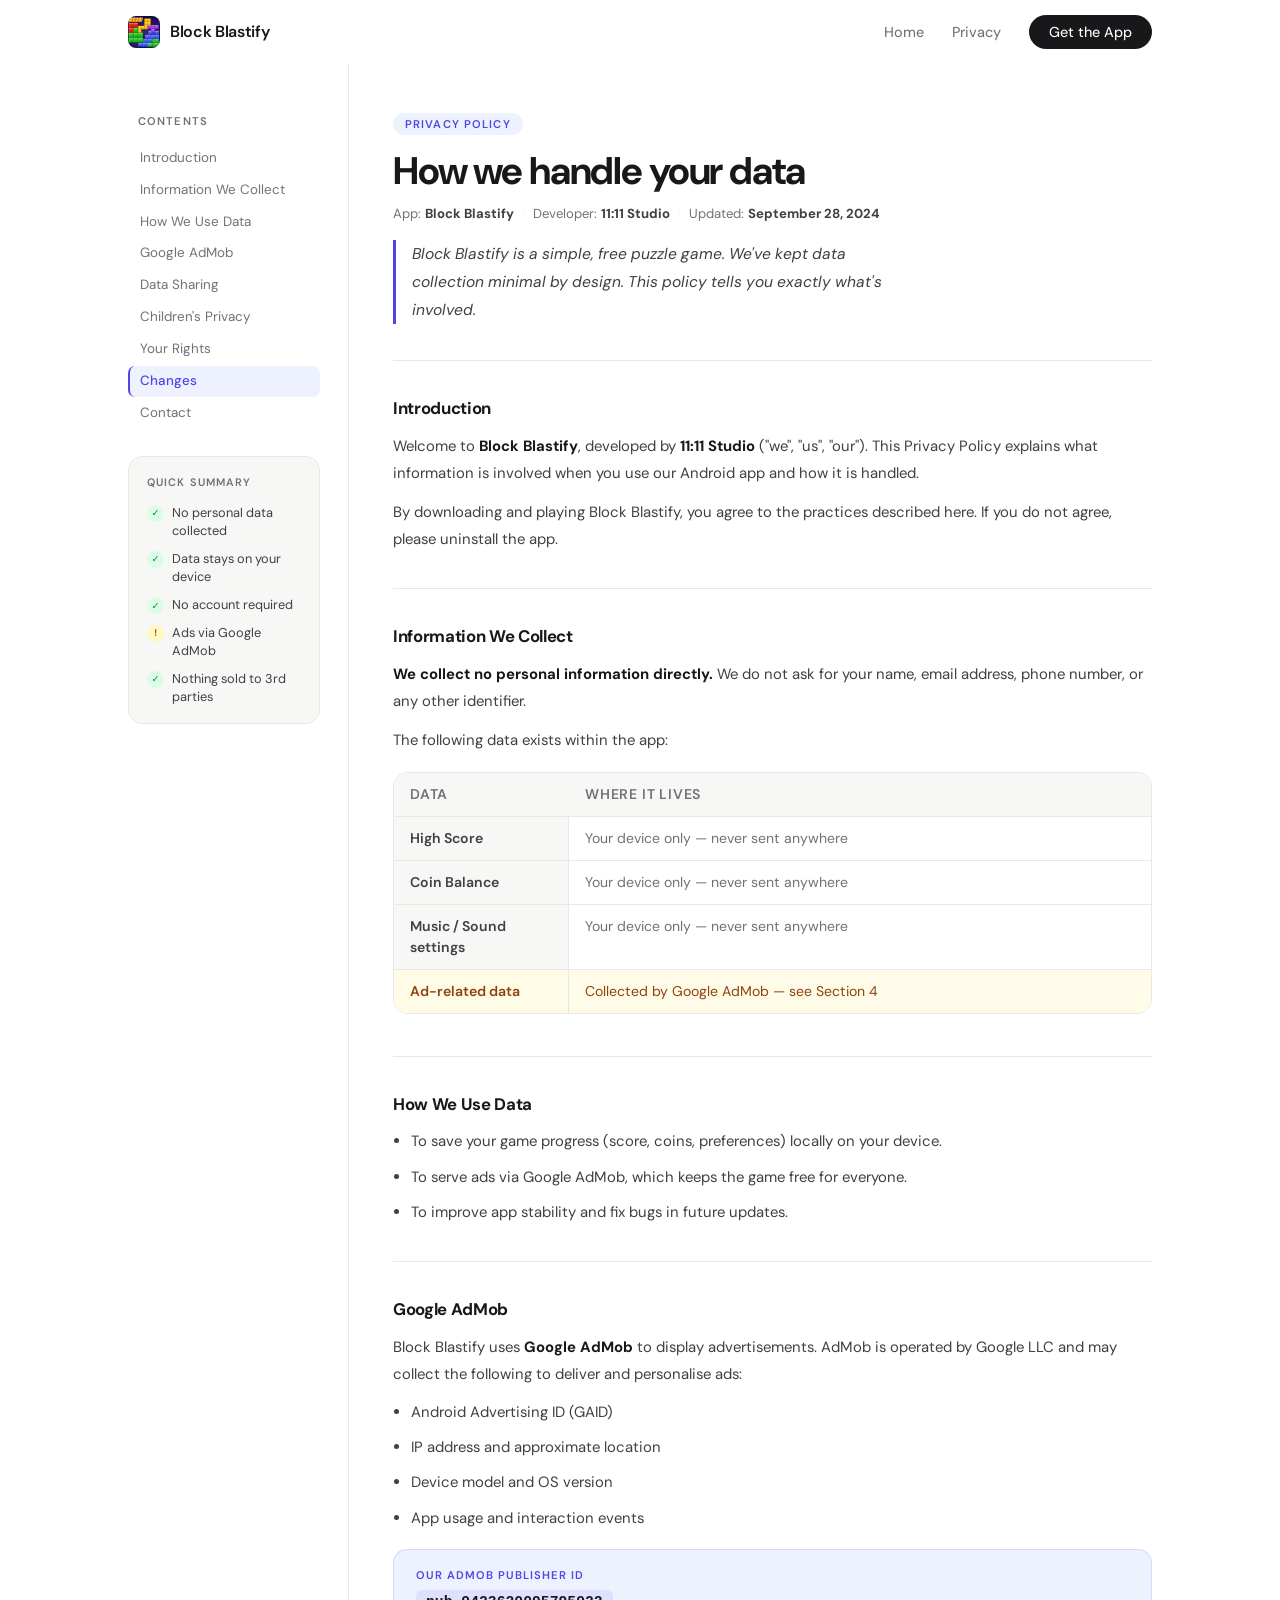
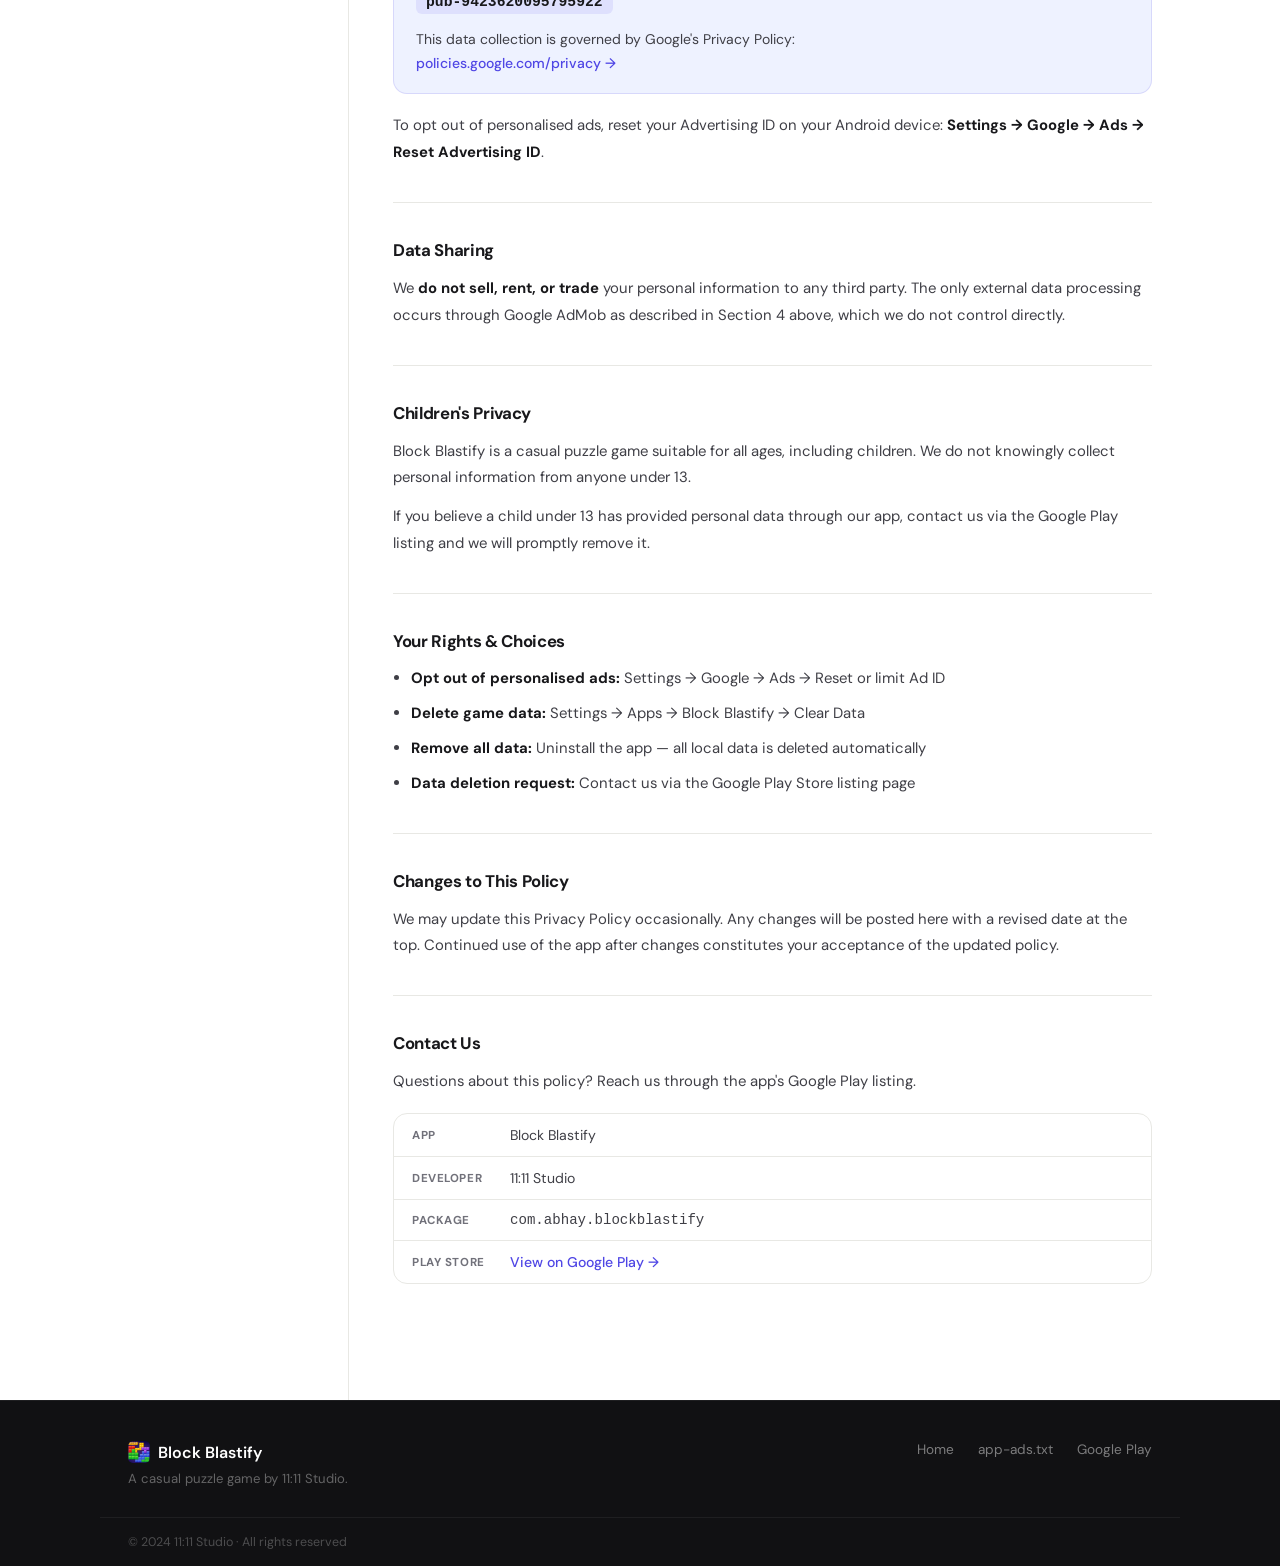
<file: docs/privacy-policy.html>
<!DOCTYPE html>
<html lang="en">

<head>
  <meta charset="UTF-8" />
  <meta name="viewport" content="width=device-width, initial-scale=1.0" />
  <title>Privacy Policy – Block Blastify</title>
  <meta name="description" content="Privacy Policy for Block Blastify by 11:11 Studio." />
  <link rel="preconnect" href="https://fonts.googleapis.com" />
  <link rel="preconnect" href="https://fonts.gstatic.com" crossorigin />
  <link
    href="https://fonts.googleapis.com/css2?family=DM+Sans:ital,opsz,wght@0,9..40,300;0,9..40,400;0,9..40,500;0,9..40,600;0,9..40,700;1,9..40,400&display=swap"
    rel="stylesheet" />
  <link rel="stylesheet" href="style.css" />
</head>

<body class="pp-page">

  <!-- NAVBAR -->
  <nav class="navbar" id="navbar">
    <div class="nav-inner">
      <a href="index.html" class="nav-brand">
        <img src="logo.png" alt="Block Blastify" class="brand-logo" />
        <span>Block Blastify</span>
      </a>
      <div class="nav-links">
        <a href="index.html">Home</a>
        <a href="privacy-policy.html">Privacy</a>
        <a href="https://play.google.com/store/apps/details?id=com.abhay.blockblastify" target="_blank" rel="noopener"
          class="btn-nav" id="nav-cta-btn">Get the App</a>
      </div>
    </div>
  </nav>

  <div class="pp-page-wrap">

    <!-- LEFT SIDEBAR -->
    <aside class="pp-sidebar">
      <div class="pp-sidebar-sticky">
        <p class="sidebar-heading">Contents</p>
        <nav class="toc">
          <a href="#s1" class="toc-link">Introduction</a>
          <a href="#s2" class="toc-link">Information We Collect</a>
          <a href="#s3" class="toc-link">How We Use Data</a>
          <a href="#s4" class="toc-link">Google AdMob</a>
          <a href="#s5" class="toc-link">Data Sharing</a>
          <a href="#s6" class="toc-link">Children's Privacy</a>
          <a href="#s7" class="toc-link">Your Rights</a>
          <a href="#s8" class="toc-link">Changes</a>
          <a href="#s9" class="toc-link">Contact</a>
        </nav>

        <div class="sidebar-card">
          <p class="sidebar-card-label">Quick Summary</p>
          <ul class="sidebar-checks">
            <li><span class="chk yes">✓</span> No personal data collected</li>
            <li><span class="chk yes">✓</span> Data stays on your device</li>
            <li><span class="chk yes">✓</span> No account required</li>
            <li><span class="chk warn">!</span> Ads via Google AdMob</li>
            <li><span class="chk yes">✓</span> Nothing sold to 3rd parties</li>
          </ul>
        </div>
      </div>
    </aside>

    <!-- MAIN CONTENT -->
    <main class="pp-content">

      <!-- Header -->
      <header class="pp-header">
        <div class="pp-header-tag">Privacy Policy</div>
        <h1>How we handle your data</h1>
        <div class="pp-meta-row">
          <span>App: <strong>Block Blastify</strong></span>
          <span class="meta-dot">·</span>
          <span>Developer: <strong>11:11 Studio</strong></span>
          <span class="meta-dot">·</span>
          <span>Updated: <strong>September 28, 2024</strong></span>
        </div>
        <p class="pp-lead">
          Block Blastify is a simple, free puzzle game. We've kept data collection
          minimal by design. This policy tells you exactly what's involved.
        </p>
      </header>

      <div class="pp-divider"></div>

      <!-- Sections -->
      <section class="pp-section" id="s1">
        <h2>Introduction</h2>
        <p>
          Welcome to <strong>Block Blastify</strong>, developed by <strong>11:11 Studio</strong>
          ("we", "us", "our"). This Privacy Policy explains what information is involved when
          you use our Android app and how it is handled.
        </p>
        <p>
          By downloading and playing Block Blastify, you agree to the practices described here.
          If you do not agree, please uninstall the app.
        </p>
      </section>

      <section class="pp-section" id="s2">
        <h2>Information We Collect</h2>
        <p>
          <strong>We collect no personal information directly.</strong> We do not ask for your
          name, email address, phone number, or any other identifier.
        </p>
        <p>The following data exists within the app:</p>

        <div class="pp-table">
          <div class="pp-table-row pp-table-head">
            <div>Data</div>
            <div>Where it lives</div>
          </div>
          <div class="pp-table-row">
            <div>High Score</div>
            <div>Your device only — never sent anywhere</div>
          </div>
          <div class="pp-table-row">
            <div>Coin Balance</div>
            <div>Your device only — never sent anywhere</div>
          </div>
          <div class="pp-table-row">
            <div>Music / Sound settings</div>
            <div>Your device only — never sent anywhere</div>
          </div>
          <div class="pp-table-row pp-table-warn">
            <div>Ad-related data</div>
            <div>Collected by Google AdMob — see Section 4</div>
          </div>
        </div>
      </section>

      <section class="pp-section" id="s3">
        <h2>How We Use Data</h2>
        <ul>
          <li>To save your game progress (score, coins, preferences) locally on your device.</li>
          <li>To serve ads via Google AdMob, which keeps the game free for everyone.</li>
          <li>To improve app stability and fix bugs in future updates.</li>
        </ul>
      </section>

      <section class="pp-section" id="s4">
        <h2>Google AdMob</h2>
        <p>
          Block Blastify uses <strong>Google AdMob</strong> to display advertisements.
          AdMob is operated by Google LLC and may collect the following to deliver and
          personalise ads:
        </p>
        <ul>
          <li>Android Advertising ID (GAID)</li>
          <li>IP address and approximate location</li>
          <li>Device model and OS version</li>
          <li>App usage and interaction events</li>
        </ul>

        <div class="pp-callout">
          <div class="callout-label">Our AdMob Publisher ID</div>
          <code class="callout-code">pub-9423620095795922</code>
          <p>
            This data collection is governed by Google's Privacy Policy:<br />
            <a href="https://policies.google.com/privacy" target="_blank" rel="noopener">
              policies.google.com/privacy →
            </a>
          </p>
        </div>

        <p>
          To opt out of personalised ads, reset your Advertising ID on your Android device:
          <strong>Settings → Google → Ads → Reset Advertising ID</strong>.
        </p>
      </section>

      <section class="pp-section" id="s5">
        <h2>Data Sharing</h2>
        <p>
          We <strong>do not sell, rent, or trade</strong> your personal information to any
          third party. The only external data processing occurs through Google AdMob as
          described in Section 4 above, which we do not control directly.
        </p>
      </section>

      <section class="pp-section" id="s6">
        <h2>Children's Privacy</h2>
        <p>
          Block Blastify is a casual puzzle game suitable for all ages, including children.
          We do not knowingly collect personal information from anyone under 13.
        </p>
        <p>
          If you believe a child under 13 has provided personal data through our app,
          contact us via the Google Play listing and we will promptly remove it.
        </p>
      </section>

      <section class="pp-section" id="s7">
        <h2>Your Rights &amp; Choices</h2>
        <ul>
          <li>
            <strong>Opt out of personalised ads:</strong>
            Settings → Google → Ads → Reset or limit Ad ID
          </li>
          <li>
            <strong>Delete game data:</strong>
            Settings → Apps → Block Blastify → Clear Data
          </li>
          <li>
            <strong>Remove all data:</strong>
            Uninstall the app — all local data is deleted automatically
          </li>
          <li>
            <strong>Data deletion request:</strong>
            Contact us via the Google Play Store listing page
          </li>
        </ul>
      </section>

      <section class="pp-section" id="s8">
        <h2>Changes to This Policy</h2>
        <p>
          We may update this Privacy Policy occasionally. Any changes will be posted here
          with a revised date at the top. Continued use of the app after changes
          constitutes your acceptance of the updated policy.
        </p>
      </section>

      <section class="pp-section" id="s9">
        <h2>Contact Us</h2>
        <p>
          Questions about this policy? Reach us through the app's Google Play listing.
        </p>
        <div class="pp-contact">
          <div class="contact-item">
            <span class="contact-key">App</span>
            <span class="contact-val">Block Blastify</span>
          </div>
          <div class="contact-item">
            <span class="contact-key">Developer</span>
            <span class="contact-val">11:11 Studio</span>
          </div>
          <div class="contact-item">
            <span class="contact-key">Package</span>
            <code class="contact-val">com.abhay.blockblastify</code>
          </div>
          <div class="contact-item">
            <span class="contact-key">Play Store</span>
            <a href="https://play.google.com/store/apps/details?id=com.abhay.blockblastify" target="_blank"
              rel="noopener" class="contact-val contact-link">
              View on Google Play →
            </a>
          </div>
        </div>
      </section>

    </main>
  </div>

  <!-- FOOTER -->
  <footer class="footer">
    <div class="foot-inner">
      <div class="foot-left">
        <div class="foot-brand">
          <img src="logo.png" alt="" class="foot-logo" />
          Block Blastify
        </div>
        <p class="foot-byline">A casual puzzle game by 11:11 Studio.</p>
      </div>
      <div class="foot-right">
        <a href="index.html">Home</a>
        <a href="app-ads.txt">app-ads.txt</a>
        <a href="https://play.google.com/store/apps/details?id=com.abhay.blockblastify" target="_blank"
          rel="noopener">Google Play</a>
      </div>
    </div>
    <div class="foot-bottom">
      <span>© 2024 11:11 Studio · All rights reserved</span>
    </div>
  </footer>

  <script>
    const nav = document.getElementById('navbar');
    window.addEventListener('scroll', () => {
      nav.classList.toggle('scrolled', window.scrollY > 10);
    });

    // Highlight active TOC link
    const sections = document.querySelectorAll('.pp-section');
    const tocLinks = document.querySelectorAll('.toc-link');
    const observer = new IntersectionObserver((entries) => {
      entries.forEach(e => {
        if (e.isIntersecting) {
          tocLinks.forEach(l => l.classList.remove('active'));
          const active = document.querySelector(`.toc-link[href="#${e.target.id}"]`);
          if (active) active.classList.add('active');
        }
      });
    }, { rootMargin: '-20% 0px -70% 0px' });
    sections.forEach(s => observer.observe(s));
  </script>
</body>

</html>
</file>
<file: docs/style.css>
/* ============================================
   Block Blastify – Play Store-Friendly Site
   11:11 Studio · 2024
   ============================================ */

*, *::before, *::after { box-sizing: border-box; margin: 0; padding: 0; }

:root {
  --bg:        #ffffff;
  --surface:   #f7f7f5;
  --border:    #e8e8e4;
  --ink:       #18181b;
  --ink2:      #3f3f46;
  --muted:     #71717a;
  --accent:    #4f46e5;
  --accent-lt: #eef2ff;
  --green:     #16a34a;
  --green-lt:  #f0fdf4;
  --yellow-lt: #fefce8;
  --yellow:    #ca8a04;
  --radius-sm: 8px;
  --radius:    14px;
  --radius-lg: 20px;
  --font: 'DM Sans', system-ui, -apple-system, sans-serif;
  --shadow-sm: 0 1px 3px rgba(0,0,0,0.07), 0 1px 2px rgba(0,0,0,0.05);
  --shadow:    0 4px 16px rgba(0,0,0,0.08), 0 1px 4px rgba(0,0,0,0.04);
  --shadow-lg: 0 20px 60px rgba(0,0,0,0.12), 0 4px 16px rgba(0,0,0,0.06);
}

html { scroll-behavior: smooth; }

body {
  font-family: var(--font);
  background: var(--bg);
  color: var(--ink);
  -webkit-font-smoothing: antialiased;
  overflow-x: hidden;
}

a { text-decoration: none; color: inherit; }
p { line-height: 1.7; }

/* ── NAVBAR ── */
.navbar {
  position: fixed;
  top: 0; left: 0; right: 0;
  z-index: 200;
  height: 64px;
  background: rgba(255,255,255,0.9);
  backdrop-filter: blur(16px);
  -webkit-backdrop-filter: blur(16px);
  border-bottom: 1px solid transparent;
  transition: border-color 0.2s, box-shadow 0.2s;
}
.navbar.scrolled {
  border-color: var(--border);
  box-shadow: var(--shadow-sm);
}
.nav-inner {
  max-width: 1080px;
  margin: 0 auto;
  padding: 0 28px;
  height: 100%;
  display: flex;
  align-items: center;
  justify-content: space-between;
}
.nav-brand {
  display: flex;
  align-items: center;
  gap: 10px;
  font-size: 1rem;
  font-weight: 600;
  letter-spacing: -0.02em;
  color: var(--ink);
}
.brand-logo {
  width: 32px;
  height: 32px;
  border-radius: 8px;
  object-fit: cover;
  display: block;
}
.nav-links {
  display: flex;
  align-items: center;
  gap: 28px;
  font-size: 0.9rem;
}
.nav-links > a { color: var(--muted); font-weight: 450; transition: color 0.15s; }
.nav-links > a:hover { color: var(--ink); }
.btn-nav {
  background: var(--ink);
  color: #fff !important;
  padding: 8px 20px;
  border-radius: 100px;
  font-weight: 500;
  transition: opacity 0.15s, transform 0.15s;
}
.btn-nav:hover { opacity: 0.85; transform: translateY(-1px); }

/* ── HERO ── */
.hero {
  padding-top: 64px;
  min-height: 100svh;
  display: flex;
  align-items: center;
}
.hero-inner {
  max-width: 1080px;
  margin: 0 auto;
  padding: 64px 28px;
  display: flex;
  align-items: center;
  justify-content: space-between;
  gap: 72px;
}
.hero-left { flex: 1; max-width: 500px; }

/* app badge */
.app-badge-row {
  display: flex;
  align-items: center;
  gap: 14px;
  margin-bottom: 28px;
}
.app-icon-lg {
  width: 60px; height: 60px;
  border-radius: 16px;
  overflow: hidden;
  box-shadow: var(--shadow-sm);
  flex-shrink: 0;
}
.app-icon-lg img {
  width: 100%;
  height: 100%;
  object-fit: cover;
  display: block;
}
.app-meta { display: flex; flex-direction: column; gap: 2px; }
.app-meta-name { font-size: 1.1rem; font-weight: 700; letter-spacing: -0.02em; }
.app-meta-dev  { font-size: 0.82rem; color: var(--muted); }

h1 {
  font-size: clamp(2.4rem, 5vw, 3.6rem);
  font-weight: 700;
  letter-spacing: -0.04em;
  line-height: 1.1;
  margin-bottom: 20px;
  color: var(--ink);
}
h1 em { font-style: italic; font-weight: 400; color: var(--accent); }

.hero-desc {
  font-size: 1.05rem;
  color: var(--ink2);
  line-height: 1.7;
  margin-bottom: 32px;
  max-width: 400px;
}

/* stats row */
.hero-stats {
  display: flex;
  align-items: center;
  gap: 20px;
  margin-bottom: 36px;
  padding: 18px 24px;
  background: var(--surface);
  border: 1px solid var(--border);
  border-radius: var(--radius);
  width: fit-content;
}
.stat { text-align: center; }
.stat-val { display: block; font-size: 1.1rem; font-weight: 700; letter-spacing: -0.02em; color: var(--ink); }
.stat-lbl { display: block; font-size: 0.72rem; color: var(--muted); margin-top: 2px; text-transform: uppercase; letter-spacing: 0.04em; }
.stat-divider { width: 1px; height: 32px; background: var(--border); }

/* play badge */
.btn-gplay img {
  display: block;
  height: 54px;
  width: auto;
  border-radius: 8px;
  transition: transform 0.15s, box-shadow 0.15s;
}
.btn-gplay:hover img {
  transform: translateY(-2px);
  box-shadow: var(--shadow);
}

/* ── PHONE MOCKUP ── */
.hero-right { flex-shrink: 0; position: relative; }

.phone-outer {
  position: relative;
  display: inline-block;
}
.phone-glow {
  position: absolute;
  inset: -30px;
  background: radial-gradient(ellipse at center, rgba(79,70,229,0.15) 0%, transparent 70%);
  pointer-events: none;
  z-index: 0;
}
.phone-device {
  position: relative;
  z-index: 1;
  width: 240px;
  background: #1c1c1e;
  border-radius: 44px;
  padding: 14px 10px 18px;
  box-shadow:
    0 0 0 1px rgba(255,255,255,0.08),
    var(--shadow-lg);
  animation: bob 5s ease-in-out infinite;
}
@keyframes bob {
  0%,100% { transform: translateY(0px) rotate(-0.5deg); }
  50%      { transform: translateY(-10px) rotate(0.5deg); }
}
.phone-bar {
  width: 72px; height: 5px;
  background: #3a3a3c;
  border-radius: 3px;
  margin: 0 auto 10px;
}
.phone-screen {
  background: #0d0d0f;
  border-radius: 30px;
  overflow: hidden;
  padding: 10px 8px 12px;
}
.status-bar {
  display: flex;
  justify-content: space-between;
  font-size: 0.6rem;
  color: rgba(255,255,255,0.4);
  padding: 0 4px;
  margin-bottom: 8px;
  font-weight: 500;
}
.game-header {
  display: flex;
  align-items: center;
  justify-content: space-between;
  margin-bottom: 10px;
  padding: 0 4px;
}
.gh-item { text-align: center; }
.gh-label { display: block; font-size: 0.5rem; color: rgba(255,255,255,0.4); text-transform: uppercase; letter-spacing: 0.06em; }
.gh-val   { display: block; font-size: 0.8rem; font-weight: 700; color: #fff; margin-top: 1px; }
.gh-title img { width: 28px; height: 28px; border-radius: 6px; object-fit: cover; }

.grid-wrap { padding: 0 2px; }
.grid-board { display: flex; flex-direction: column; gap: 2.5px; }
.gr { display: flex; gap: 2.5px; }
.gc {
  width: 25px; height: 25px;
  border-radius: 4px;
  flex-shrink: 0;
}
.gc.e { background: rgba(255,255,255,0.06); }
.gc.p { background: #818cf8; box-shadow: 0 0 6px rgba(129,140,248,0.4); }
.gc.c { background: #38bdf8; box-shadow: 0 0 6px rgba(56,189,248,0.4); }
.gc.y { background: #fbbf24; box-shadow: 0 0 6px rgba(251,191,36,0.4); }

.coin-bar {
  display: flex;
  align-items: center;
  justify-content: center;
  gap: 6px;
  margin-top: 10px;
  padding: 6px 12px;
  background: rgba(255,255,255,0.06);
  border-radius: 100px;
  width: fit-content;
  margin-left: auto;
  margin-right: auto;
}
.coin-icon { font-size: 0.85rem; }
.coin-val  { font-size: 0.78rem; font-weight: 600; color: #fbbf24; }

/* ── SECTION SHARED ── */
.section-inner {
  max-width: 1080px;
  margin: 0 auto;
  padding: 0 28px;
}
.section-tag {
  display: inline-block;
  font-size: 0.75rem;
  font-weight: 600;
  letter-spacing: 0.1em;
  text-transform: uppercase;
  color: var(--accent);
  background: var(--accent-lt);
  padding: 4px 12px;
  border-radius: 100px;
  margin-bottom: 20px;
}
.section-h {
  font-size: clamp(1.8rem, 4vw, 2.6rem);
  font-weight: 700;
  letter-spacing: -0.03em;
  line-height: 1.2;
  margin-bottom: 52px;
  color: var(--ink);
}

/* ── FEATURES ── */
.features {
  padding: 100px 0;
  border-top: 1px solid var(--border);
  background: var(--surface);
}
.feats {
  display: grid;
  grid-template-columns: repeat(3, 1fr);
  gap: 20px;
}
.feat-card {
  background: var(--bg);
  border: 1px solid var(--border);
  border-radius: var(--radius);
  padding: 28px 26px;
  transition: transform 0.2s, box-shadow 0.2s, border-color 0.2s;
}
.feat-card:hover {
  transform: translateY(-3px);
  box-shadow: var(--shadow);
  border-color: rgba(79,70,229,0.25);
}
.feat-ico {
  font-size: 1.8rem;
  margin-bottom: 14px;
  display: block;
}
.feat-card h3 {
  font-size: 1rem;
  font-weight: 600;
  letter-spacing: -0.02em;
  margin-bottom: 8px;
  color: var(--ink);
}
.feat-card p {
  font-size: 0.875rem;
  color: var(--muted);
  line-height: 1.65;
}

/* ── HOW TO PLAY ── */
.howto {
  padding: 100px 0;
  border-top: 1px solid var(--border);
}
.howto-inner {
  display: flex;
  align-items: flex-start;
  gap: 80px;
}
.howto-text { flex: 1; }
.howto-visual { flex-shrink: 0; width: 300px; display: flex; flex-direction: column; gap: 16px; }

.steps {
  list-style: none;
  display: flex;
  flex-direction: column;
  gap: 24px;
}
.steps li {
  display: flex;
  align-items: flex-start;
  gap: 16px;
}
.step-n {
  flex-shrink: 0;
  width: 32px; height: 32px;
  background: var(--accent);
  color: #fff;
  border-radius: 50%;
  display: flex; align-items: center; justify-content: center;
  font-size: 0.8rem;
  font-weight: 700;
  margin-top: 2px;
}
.steps li strong {
  display: block;
  font-size: 0.95rem;
  font-weight: 600;
  margin-bottom: 4px;
  color: var(--ink);
}
.steps li p {
  font-size: 0.875rem;
  color: var(--muted);
  line-height: 1.6;
}

.tip-card {
  background: var(--accent-lt);
  border: 1px solid rgba(79,70,229,0.15);
  border-radius: var(--radius);
  padding: 20px 22px;
}
.tip-ico {
  display: block;
  font-size: 1.4rem;
  margin-bottom: 10px;
}
.tip-card strong {
  display: block;
  font-size: 0.9rem;
  font-weight: 600;
  color: var(--ink);
  margin-bottom: 6px;
}
.tip-card p {
  font-size: 0.83rem;
  color: var(--ink2);
  line-height: 1.6;
}

/* ── CTA ── */
.cta-section {
  padding: 100px 28px;
  border-top: 1px solid var(--border);
  background: var(--ink);
}
.cta-inner {
  max-width: 520px;
  margin: 0 auto;
  text-align: center;
}
.cta-inner h2 {
  font-size: clamp(2rem, 4vw, 2.8rem);
  font-weight: 700;
  letter-spacing: -0.04em;
  color: #fff;
  margin-bottom: 14px;
}
.cta-inner > p {
  font-size: 1rem;
  color: rgba(255,255,255,0.55);
  margin-bottom: 32px;
}
.cta-note {
  margin-top: 16px !important;
  font-size: 0.75rem !important;
  color: rgba(255,255,255,0.25) !important;
  font-family: monospace;
}

/* ── FOOTER ── */
.footer {
  background: #111113;
  border-top: 1px solid rgba(255,255,255,0.06);
}
.foot-inner {
  max-width: 1080px;
  margin: 0 auto;
  padding: 40px 28px 28px;
  display: flex;
  justify-content: space-between;
  align-items: flex-start;
  gap: 32px;
}
.foot-brand {
  font-size: 1rem;
  font-weight: 600;
  color: #fff;
  margin-bottom: 6px;
  display: flex;
  align-items: center;
  gap: 8px;
}
.foot-logo {
  width: 22px;
  height: 22px;
  border-radius: 5px;
  object-fit: cover;
}
.foot-byline {
  font-size: 0.82rem;
  color: rgba(255,255,255,0.35);
  line-height: 1.5;
}
.foot-right {
  display: flex;
  align-items: center;
  gap: 24px;
  font-size: 0.85rem;
}
.foot-right a { color: rgba(255,255,255,0.45); transition: color 0.15s; }
.foot-right a:hover { color: rgba(255,255,255,0.85); }
.foot-bottom {
  max-width: 1080px;
  margin: 0 auto;
  padding: 16px 28px;
  border-top: 1px solid rgba(255,255,255,0.06);
  font-size: 0.78rem;
  color: rgba(255,255,255,0.25);
}

/* ============================================
   PRIVACY POLICY – CLEAN LAYOUT
   ============================================ */

/* Two-column: sidebar + main */
.pp-page-wrap {
  display: flex;
  align-items: flex-start;
  max-width: 1080px;
  margin: 0 auto;
  padding: 0 28px;
  padding-top: 64px;
}

/* ── SIDEBAR ── */
.pp-sidebar {
  width: 220px;
  flex-shrink: 0;
  padding: 48px 28px 48px 0;
}
.pp-sidebar-sticky {
  position: sticky;
  top: 88px;
}
.sidebar-heading {
  font-size: 0.7rem;
  font-weight: 600;
  letter-spacing: 0.1em;
  text-transform: uppercase;
  color: var(--muted);
  margin-bottom: 12px;
  padding-left: 10px;
}
.toc {
  display: flex;
  flex-direction: column;
  gap: 1px;
  margin-bottom: 28px;
}
.toc-link {
  display: block;
  font-size: 0.84rem;
  color: var(--muted);
  padding: 6px 10px;
  border-radius: 7px;
  border-left: 2px solid transparent;
  transition: color 0.15s, background 0.15s, border-color 0.15s;
  line-height: 1.4;
}
.toc-link:hover { color: var(--ink); background: var(--surface); }
.toc-link.active {
  color: var(--accent);
  border-color: var(--accent);
  background: var(--accent-lt);
  font-weight: 500;
}

/* Sidebar quick summary */
.sidebar-card {
  background: var(--surface);
  border: 1px solid var(--border);
  border-radius: var(--radius);
  padding: 16px 18px;
}
.sidebar-card-label {
  font-size: 0.68rem;
  font-weight: 600;
  letter-spacing: 0.1em;
  text-transform: uppercase;
  color: var(--muted);
  margin-bottom: 12px;
}
.sidebar-checks {
  list-style: none;
  display: flex;
  flex-direction: column;
  gap: 9px;
}
.sidebar-checks li {
  display: flex;
  align-items: flex-start;
  gap: 8px;
  font-size: 0.8rem;
  color: var(--ink2);
  line-height: 1.45;
}
.chk {
  flex-shrink: 0;
  width: 17px; height: 17px;
  border-radius: 50%;
  display: flex; align-items: center; justify-content: center;
  font-size: 0.6rem;
  font-weight: 800;
  margin-top: 1px;
}
.chk.yes  { background: #dcfce7; color: #15803d; }
.chk.warn { background: #fef9c3; color: #b45309; }

/* ── MAIN CONTENT ── */
.pp-content {
  flex: 1;
  min-width: 0;
  border-left: 1px solid var(--border);
  padding: 48px 0 80px 44px;
}

/* Header */
.pp-header { margin-bottom: 36px; }

.pp-header-tag {
  display: inline-block;
  font-size: 0.7rem;
  font-weight: 600;
  letter-spacing: 0.1em;
  text-transform: uppercase;
  color: var(--accent);
  background: var(--accent-lt);
  padding: 4px 12px;
  border-radius: 100px;
  margin-bottom: 14px;
}
.pp-header h1 {
  font-size: clamp(1.7rem, 3.5vw, 2.4rem);
  font-weight: 700;
  letter-spacing: -0.03em;
  line-height: 1.15;
  margin-bottom: 12px;
  color: var(--ink);
}
.pp-meta-row {
  display: flex;
  flex-wrap: wrap;
  align-items: center;
  gap: 8px;
  font-size: 0.82rem;
  color: var(--muted);
  margin-bottom: 18px;
}
.meta-dot { color: var(--border); }
.pp-meta-row strong { color: var(--ink2); }
.pp-lead {
  font-size: 0.975rem;
  color: var(--ink2);
  line-height: 1.8;
  border-left: 3px solid var(--accent);
  padding-left: 16px;
  font-style: italic;
  max-width: 520px;
}
.pp-divider {
  height: 1px;
  background: var(--border);
  margin-bottom: 0;
}

/* Individual section */
.pp-section {
  padding: 36px 0;
  border-bottom: 1px solid var(--border);
  scroll-margin-top: 88px;
}
.pp-section:last-child { border-bottom: none; }

.pp-section h2 {
  font-size: 1.05rem;
  font-weight: 700;
  letter-spacing: -0.02em;
  color: var(--ink);
  margin-bottom: 14px;
}
.pp-section p {
  font-size: 0.93rem;
  color: var(--ink2);
  line-height: 1.8;
  margin-bottom: 12px;
}
.pp-section p:last-child { margin-bottom: 0; }
.pp-section p strong { color: var(--ink); }
.pp-section ul {
  margin-top: 8px;
  padding-left: 18px;
  display: flex;
  flex-direction: column;
  gap: 10px;
}
.pp-section li {
  font-size: 0.93rem;
  color: var(--ink2);
  line-height: 1.7;
}
.pp-section li strong { color: var(--ink); }

/* Data table */
.pp-table {
  width: 100%;
  margin: 18px 0 6px;
  border: 1px solid var(--border);
  border-radius: var(--radius);
  overflow: hidden;
}
.pp-table-row {
  display: grid;
  grid-template-columns: 175px 1fr;
  border-bottom: 1px solid var(--border);
}
.pp-table-row:last-child { border-bottom: none; }
.pp-table-head {
  background: var(--surface);
  font-size: 0.72rem;
  font-weight: 600;
  letter-spacing: 0.07em;
  text-transform: uppercase;
  color: var(--muted);
}
.pp-table-row > div {
  padding: 11px 16px;
  font-size: 0.88rem;
  line-height: 1.5;
}
.pp-table-row:not(.pp-table-head) > div:first-child {
  font-weight: 600;
  color: var(--ink2);
  background: var(--surface);
  border-right: 1px solid var(--border);
}
.pp-table-row:not(.pp-table-head) > div:last-child { color: var(--muted); }
.pp-table-warn { background: #fefce8; }
.pp-table-warn > div:first-child {
  background: rgba(254,252,232,0.8) !important;
  color: #92400e !important;
}
.pp-table-warn > div:last-child { color: #92400e !important; }

/* AdMob callout */
.pp-callout {
  margin: 18px 0;
  padding: 18px 22px;
  background: var(--accent-lt);
  border: 1px solid rgba(79,70,229,0.15);
  border-radius: var(--radius);
}
.callout-label {
  font-size: 0.7rem;
  font-weight: 600;
  letter-spacing: 0.09em;
  text-transform: uppercase;
  color: var(--accent);
  margin-bottom: 8px;
}
.callout-code {
  display: inline-block;
  font-family: 'Courier New', monospace;
  font-size: 0.92rem;
  font-weight: 700;
  color: var(--ink);
  background: rgba(79,70,229,0.1);
  padding: 4px 10px;
  border-radius: 6px;
  margin-bottom: 14px;
}
.pp-callout p {
  font-size: 0.875rem !important;
  color: var(--ink2) !important;
  margin-bottom: 0 !important;
  line-height: 1.7 !important;
}
.pp-callout a { color: var(--accent); font-weight: 500; }
.pp-callout a:hover { text-decoration: underline; }

/* Contact block */
.pp-contact {
  margin-top: 18px;
  border: 1px solid var(--border);
  border-radius: var(--radius);
  overflow: hidden;
}
.contact-item {
  display: flex;
  align-items: center;
  gap: 16px;
  padding: 12px 18px;
  border-bottom: 1px solid var(--border);
  font-size: 0.88rem;
}
.contact-item:last-child { border-bottom: none; }
.contact-key {
  width: 82px;
  flex-shrink: 0;
  font-size: 0.72rem;
  font-weight: 700;
  color: var(--muted);
  text-transform: uppercase;
  letter-spacing: 0.05em;
}
.contact-val { color: var(--ink2); }
.contact-val code {
  font-family: 'Courier New', monospace;
  font-size: 0.85em;
  background: var(--surface);
  padding: 2px 7px;
  border-radius: 5px;
  color: var(--ink);
}
.contact-link { color: var(--accent) !important; font-weight: 500; }
.contact-link:hover { text-decoration: underline; }

/* ── RESPONSIVE ── */
@media (max-width: 900px) {
  .feats { grid-template-columns: repeat(2, 1fr); }
  .howto-inner { flex-direction: column; gap: 52px; }
  .howto-visual { width: 100%; flex-direction: row; }
  .tip-card { flex: 1; }
  /* PP: sidebar goes above content */
  .pp-page-wrap {
    flex-direction: column;
    padding-top: 64px;
  }
  .pp-sidebar {
    width: 100%;
    padding: 28px 0 24px;
    border-bottom: 1px solid var(--border);
  }
  .pp-sidebar-sticky {
    position: static;
  }
  .toc {
    flex-direction: row;
    flex-wrap: wrap;
    gap: 4px;
  }
  .toc-link {
    border-left: none;
    border-bottom: 2px solid transparent;
    border-radius: 6px;
    font-size: 0.78rem;
    padding: 4px 10px;
  }
  .toc-link.active { border-left: none; border-bottom-color: var(--accent); }
  .sidebar-card { margin-top: 20px; }
  .pp-content {
    border-left: none;
    padding: 32px 0 60px;
  }
}

@media (max-width: 720px) {
  .hero-inner { flex-direction: column; gap: 52px; padding: 56px 24px; text-align: center; }
  .hero-left { max-width: 100%; }
  .app-badge-row { justify-content: center; }
  .hero-desc { margin: 0 auto 32px; }
  .hero-stats { margin: 0 auto 32px; }
  .btn-gplay { display: flex; justify-content: center; }
  .feats { grid-template-columns: 1fr; }
  .howto-visual { flex-direction: column; }
  .foot-inner { flex-direction: column; gap: 24px; }
  .foot-right { flex-wrap: wrap; gap: 16px; }
  /* PP */
  .pp-meta-row { flex-direction: column; align-items: flex-start; gap: 4px; }
  .meta-dot { display: none; }
  .pp-table-row { grid-template-columns: 120px 1fr; }
}

@media (max-width: 480px) {
  .nav-links > a:not(.btn-nav):not([href="privacy-policy.html"]) { display: none; }
  .nav-links { gap: 14px; }
  .howto-visual { display: none; }
  /* PP mobile: stack table, hide TOC */
  .toc { display: none; }
  .pp-table-row { grid-template-columns: 1fr; }
  .pp-table-row > div:first-child {
    border-right: none !important;
    border-bottom: 1px solid var(--border);
  }
  .contact-key { width: 68px; }
  .pp-lead { font-size: 0.9rem; }
}
</file>
